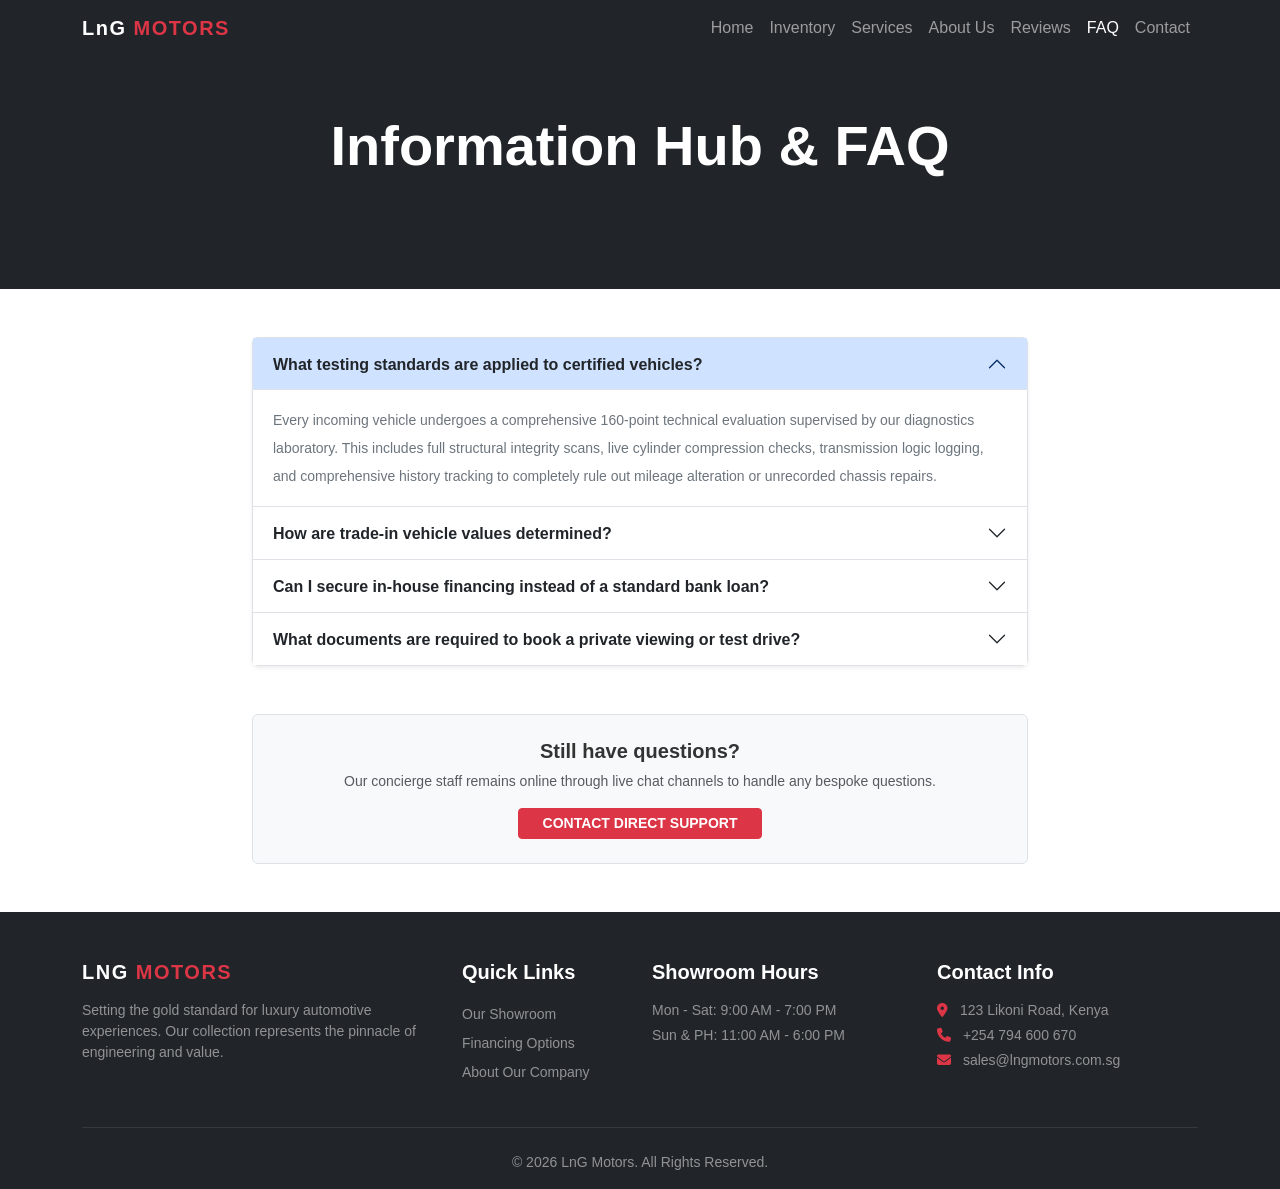
<file: faq.html>
<!DOCTYPE html>
<html lang="en">
<head>
    <meta charset="UTF-8">
    <meta name="viewport" content="width=device-width, initial-scale=1.0">
    <title>Frequently Asked Questions | LnG Motors Assistance</title>
    <!-- Bootstrap 5 CSS CDN -->
    <link href="https://cdn.jsdelivr.net/npm/bootstrap@5.3.3/dist/css/bootstrap.min.css" rel="stylesheet">
    <!-- Custom CSS -->
    <link rel="stylesheet" href="css/styles.css">
    <!-- FontAwesome for Icons -->
    <link rel="stylesheet" href="https://cdnjs.cloudflare.com/ajax/libs/font-awesome/6.4.0/css/all.min.css">
</head>
<body>

    <!-- Global Navigation Bar -->
    <nav class="navbar navbar-expand-lg navbar-dark bg-dark sticky-top">
        <div class="container">
            <a class="navbar-brand fw-bold tracking-wider" href="index.html">LnG <span class="text-danger">MOTORS</span></a>
            <button class="navbar-toggler" type="button" data-bs-toggle="collapse" data-bs-target="#mainNavbar" aria-controls="mainNavbar" aria-expanded="false" aria-label="Toggle navigation">
                <span class="navbar-toggler-icon"></span>
            </button>
            <div class="collapse navbar-collapse" id="mainNavbar">
                <ul class="navbar-nav ms-auto mb-2 mb-lg-0">
                    <li class="nav-item"><a class="nav-link" href="index.html">Home</a></li>
                    <li class="nav-item"><a class="nav-link" href="inventory.html">Inventory</a></li>
                    <li class="nav-item"><a class="nav-link" href="services.html">Services</a></li>
                    <li class="nav-item"><a class="nav-link" href="about.html">About Us</a></li>
                    <li class="nav-item"><a class="nav-link" href="testimonials.html">Reviews</a></li>
                    <li class="nav-item"><a class="nav-link active" href="faq.html">FAQ</a></li>
                    <li class="nav-item"><a class="nav-link" href="contact.html">Contact</a></li>
                </ul>
            </div>
        </div>
    </nav>

    <!-- Header Banner -->
    <section class="bg-dark text-white py-5 text-center inner-page-hero">
        <div class="container py-2">
            <h1 class="fw-bold display-4">Information Hub & FAQ</h1>
            <p class="text-muted lead">Clear answers regarding procurement, trade-in metrics, and regional regulatory frameworks.</p>
        </div>
    </section>

    <!-- Accordion Matrix Block -->
    <section class="py-5">
        <div class="container" style="max-width: 800px;">
            <div class="accordion accordion-flush shadow-sm rounded border" id="dealershipFaqModule">
                
                <!-- FAQ Item 1 -->
                <div class="accordion-item">
                    <h2 class="accordion-header" id="headingOne">
                        <button class="accordion-button fw-bold text-dark" type="button" data-bs-toggle="collapse" data-bs-target="#faqOne" aria-expanded="true" aria-controls="faqOne">
                            What testing standards are applied to certified vehicles?
                        </button>
                    </h2>
                    <div id="faqOne" class="accordion-collapse collapse show" aria-labelledby="headingOne" data-bs-parent="#dealershipFaqModule">
                        <div class="accordion-body text-secondary lh-lg small">
                            Every incoming vehicle undergoes a comprehensive 160-point technical evaluation supervised by our diagnostics laboratory. This includes full structural integrity scans, live cylinder compression checks, transmission logic logging, and comprehensive history tracking to completely rule out mileage alteration or unrecorded chassis repairs.
                        </div>
                    </div>
                </div>

                <!-- FAQ Item 2 -->
                <div class="accordion-item">
                    <h2 class="accordion-header" id="headingTwo">
                        <button class="accordion-button collapsed fw-bold text-dark" type="button" data-bs-toggle="collapse" data-bs-target="#faqTwo" aria-expanded="false" aria-controls="faqTwo">
                            How are trade-in vehicle values determined?
                        </button>
                    </h2>
                    <div id="faqTwo" class="accordion-collapse collapse" aria-labelledby="headingTwo" data-bs-parent="#dealershipFaqModule">
                        <div class="accordion-body text-secondary lh-lg small">
                            Trade-in values are calculated using real-time market auction trends alongside physical condition assessments. We balance historical depreciation rates with local demand metrics to deliver a competitive valuation proposal within 30 minutes of vehicle evaluation.
                        </div>
                    </div>
                </div>

                <!-- FAQ Item 3 -->
                <div class="accordion-item">
                    <h2 class="accordion-header" id="headingThree">
                        <button class="accordion-button collapsed fw-bold text-dark" type="button" data-bs-toggle="collapse" data-bs-target="#faqThree" aria-expanded="false" aria-controls="faqThree">
                            Can I secure in-house financing instead of a standard bank loan?
                        </button>
                    </h2>
                    <div id="faqThree" class="accordion-collapse collapse" aria-labelledby="headingThree" data-bs-parent="#dealershipFaqModule">
                        <div class="accordion-body text-secondary lh-lg small">
                            Yes, LnG Motors offers flexible in-house credit options and structured corporate leasing packages tailored for clients who require alternative financing structures outside of traditional banking paths. Our loan specialists can draft custom repayment schedules to accommodate your specific cash flow preferences.
                        </div>
                    </div>
                </div>

                <!-- FAQ Item 4 -->
                <div class="accordion-item">
                    <h2 class="accordion-header" id="headingFour">
                        <button class="accordion-button collapsed fw-bold text-dark" type="button" data-bs-toggle="collapse" data-bs-target="#faqFour" aria-expanded="false" aria-controls="faqFour">
                            What documents are required to book a private viewing or test drive?
                        </button>
                    </h2>
                    <div id="faqFour" class="accordion-collapse collapse" aria-labelledby="headingFour" data-bs-parent="#dealershipFaqModule">
                        <div class="accordion-body text-secondary lh-lg small">
                            To ensure safety and security, insurance compliance dictates that all prospective operators present a valid national driver's license or international driving permit prior to key release. Private viewing appointments for high-performance supercars or limited-production models may require a prior digital consultation check with our concierge desk.
                        </div>
                    </div>
                </div>

            </div>

            <!-- Extra Support CTA Context -->
            <div class="text-center mt-5 p-4 rounded bg-light border border-dashed">
                <h5 class="fw-bold">Still have questions?</h5>
                <p class="text-muted small mb-3">Our concierge staff remains online through live chat channels to handle any bespoke questions.</p>
                <a href="contact.html" class="btn btn-danger btn-sm text-uppercase fw-bold px-4">Contact Direct Support</a>
            </div>
        </div>
    </section>

    <!-- Global Footer -->
   <footer class="bg-dark text-light pt-5 pb-3">
    <div class="container">
        <div class="row g-4">
            
            <div class="col-lg-4 col-md-6">
                <h5 class="fw-bold mb-3 text-uppercase tracking-wider text-white">LnG <span class="text-danger">Motors</span></h5>
                <p class="text-white-50 small">Setting the gold standard for luxury automotive experiences. Our collection represents the pinnacle of engineering and value.</p>
            </div>
            
            <div class="col-lg-2 col-md-6">
                <h5 class="fw-bold mb-3 text-white">Quick Links</h5>
                <ul class="list-unstyled small">
                    <li><a href="inventory.html" class="text-white-50 text-decoration-none d-block py-1">Our Showroom</a></li>
                    <li><a href="services.html" class="text-white-50 text-decoration-none d-block py-1">Financing Options</a></li>
                    <li><a href="about.html" class="text-white-50 text-decoration-none d-block py-1">About Our Company</a></li>
                </ul>
            </div>
            
            <div class="col-lg-3 col-md-6">
                <h5 class="fw-bold mb-3 text-white">Showroom Hours</h5>
                <p class="text-white-50 small mb-1">Mon - Sat: 9:00 AM - 7:00 PM</p>
                <p class="text-white-50 small">Sun & PH: 11:00 AM - 6:00 PM</p>
            </div>
            
            <div class="col-lg-3 col-md-6">
                <h5 class="fw-bold mb-3 text-white">Contact Info</h5>
                <p class="text-white-50 small mb-1"><i class="fa-solid fa-location-dot me-2 text-danger"></i> 123 Likoni Road, Kenya</p>
                <p class="text-white-50 small mb-1"><i class="fa-solid fa-phone me-2 text-danger"></i> +254 794 600 670</p>
                <p class="text-white-50 small"><i class="fa-solid fa-envelope me-2 text-danger"></i> sales@lngmotors.com.sg</p>
            </div>
            
        </div>
        
        <hr class="border-secondary my-4">
        
        <div class="text-center text-white-50 small">
            <p class="mb-0">&copy; 2026 LnG Motors. All Rights Reserved.</p>
        </div>
    </div>
</footer>

    <!-- Bootstrap 5 Bundle CDN -->
    <script src="https://cdn.jsdelivr.net/npm/bootstrap@5.3.3/dist/js/bootstrap.bundle.min.js"></script>
</body>
</html>
</file>
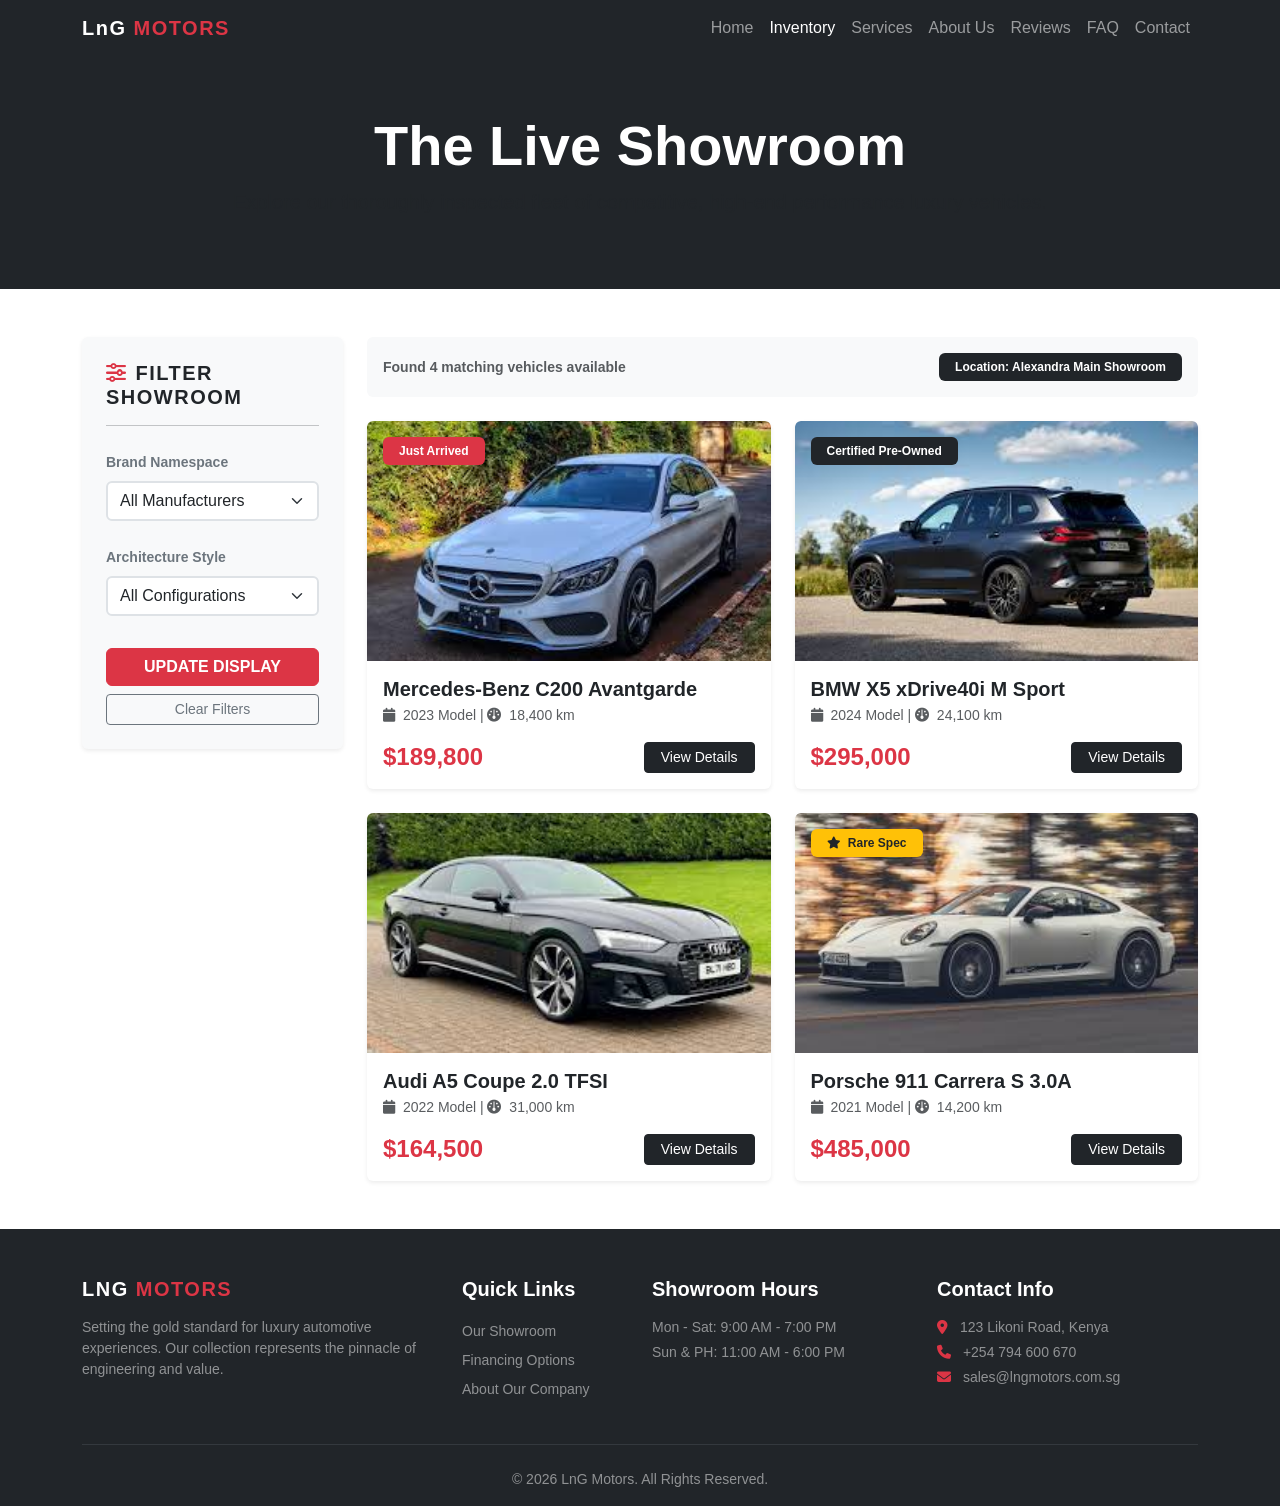
<file: inventory.html>
<!DOCTYPE html>
<html lang="en">
<head>
    <meta charset="UTF-8">
    <meta name="viewport" content="width=device-width, initial-scale=1.0">
    <title>Luxury Vehicle Inventory | LnG Motors Showroom</title>
    <!-- Bootstrap 5 CSS CDN -->
    <link href="https://cdn.jsdelivr.net/npm/bootstrap@5.3.3/dist/css/bootstrap.min.css" rel="stylesheet">
    <!-- Custom CSS -->
    <link rel="stylesheet" href="css/styles.css">
    <!-- FontAwesome for Icons -->
    <link rel="stylesheet" href="https://cdnjs.cloudflare.com/ajax/libs/font-awesome/6.4.0/css/all.min.css">
</head>
<body>

    <!-- Global Navigation Bar -->
    <nav class="navbar navbar-expand-lg navbar-dark bg-dark sticky-top">
        <div class="container">
            <a class="navbar-brand fw-bold tracking-wider" href="index.html">LnG <span class="text-danger">MOTORS</span></a>
            <button class="navbar-toggler" type="button" data-bs-toggle="collapse" data-bs-target="#mainNavbar" aria-controls="mainNavbar" aria-expanded="false" aria-label="Toggle navigation">
                <span class="navbar-toggler-icon"></span>
            </button>
            <div class="collapse navbar-collapse" id="mainNavbar">
                <ul class="navbar-nav ms-auto mb-2 mb-lg-0">
                    <li class="nav-item"><a class="nav-link" href="index.html">Home</a></li>
                    <li class="nav-item"><a class="nav-link active" href="inventory.html">Inventory</a></li>
                    <li class="nav-item"><a class="nav-link" href="services.html">Services</a></li>
                    <li class="nav-item"><a class="nav-link" href="about.html">About Us</a></li>
                    <li class="nav-item"><a class="nav-link" href="testimonials.html">Reviews</a></li>
                    <li class="nav-item"><a class="nav-link" href="faq.html">FAQ</a></li>
                    <li class="nav-item"><a class="nav-link" href="contact.html">Contact</a></li>
                </ul>
            </div>
        </div>
    </nav>

    <!-- Header Banner -->
    <section class="bg-dark text-white py-5 text-center inner-page-hero">
        <div class="container py-2">
            <h1 class="fw-bold display-4">The Live Showroom</h1>
            <p class="text-muted lead">Explore our thoroughly inspected fleet of competitive, high-end performance luxury vehicles.</p>
        </div>
    </section>

    <!-- Main Showroom Content Workspace -->
    <section class="py-5">
        <div class="container">
            <div class="row g-4">
                
                <!-- Advanced Showroom Controller / Filter Sidebar -->
                <div class="col-lg-3">
                    <div class="card p-4 shadow-sm border-0 bg-light sticky-md-top" style="top: 90px; z-index: 5;">
                        <h5 class="fw-bold mb-3 text-uppercase tracking-wider text-dark"><i class="fa-solid fa-sliders text-danger me-2"></i>Filter Showroom</h5>
                        <hr class="mt-0 mb-4">
                        
                        <div class="mb-4">
                            <label class="form-label fw-semibold text-secondary small">Brand Namespace</label>
                            <select class="form-select border-2" id="inventoryBrandFilter">
                                <option value="all">All Manufacturers</option>
                                <option value="mercedes">Mercedes-Benz</option>
                                <option value="bmw">BMW</option>
                                <option value="audi">Audi</option>
                                <option value="porsche">Porsche</option>
                            </select>
                        </div>

                        <div class="mb-4">
                            <label class="form-label fw-semibold text-secondary small">Architecture Style</label>
                            <select class="form-select border-2" id="inventoryTypeFilter">
                                <option value="all">All Configurations</option>
                                <option value="sedan">Luxury Sedan</option>
                                <option value="suv">Sports Utility (SUV)</option>
                                <option value="coupe">High-Performance Coupe</option>
                            </select>
                        </div>

                        <div class="d-grid pt-2">
                            <button class="btn btn-danger fw-bold text-uppercase" id="applyInventoryFilters">Update Display</button>
                            <button class="btn btn-outline-secondary btn-sm mt-2" id="resetInventoryFilters">Clear Filters</button>
                        </div>
                    </div>
                </div>

                <!-- Live Dynamic Grid Portal -->
                <div class="col-lg-9">
                    <!-- Results Counters -->
                    <div class="d-flex justify-content-between align-items-center mb-4 bg-light p-3 rounded">
                        <span class="text-muted small fw-semibold" id="showroomCounter">Showing all available certified vehicles</span>
                        <span class="badge bg-dark px-3 py-2">Location: Alexandra Main Showroom</span>
                    </div>

                    <div class="row g-4" id="inventoryGrid">
                        <!-- Vehicle Asset Item 1 -->
                        <div class="col-md-6 inventory-item" data-brand="mercedes" data-type="sedan">
                            <div class="card h-100 shadow-sm border-0 vehicle-card">
                                <div class="position-relative">
                                    <img src="images/car1.jpg" class="card-img-top" alt="Mercedes-Benz C200 Avantgarde Metallic Silver Profile">
                                    <span class="badge bg-danger position-absolute top-0 start-0 m-3 px-3 py-2">Just Arrived</span>
                                </div>
                                <div class="card-body">
                                    <h5 class="card-title fw-bold mb-1">Mercedes-Benz C200 Avantgarde</h5>
                                    <p class="text-muted small mb-3"><i class="fa-solid fa-calendar me-1"></i> 2023 Model | <i class="fa-solid fa-gauge me-1"></i> 18,400 km</p>
                                    <div class="d-flex justify-content-between align-items-center mt-auto">
                                        <h4 class="text-danger fw-bold mb-0">$189,800</h4>
                                        <a href="contact.html?model=mercedes-c200" class="btn btn-sm btn-dark px-3">View Details</a>
                                    </div>
                                </div>
                            </div>
                        </div>

                        <!-- Vehicle Asset Item 2 -->
                        <div class="col-md-6 inventory-item" data-brand="bmw" data-type="suv">
                            <div class="card h-100 shadow-sm border-0 vehicle-card">
                                <div class="position-relative">
                                    <img src="images/car2.jpg" class="card-img-top" alt="BMW X5 M Sport Alpine White Profile">
                                    <span class="badge bg-dark position-absolute top-0 start-0 m-3 px-3 py-2">Certified Pre-Owned</span>
                                </div>
                                <div class="card-body">
                                    <h5 class="card-title fw-bold mb-1">BMW X5 xDrive40i M Sport</h5>
                                    <p class="text-muted small mb-3"><i class="fa-solid fa-calendar me-1"></i> 2024 Model | <i class="fa-solid fa-gauge me-1"></i> 24,100 km</p>
                                    <div class="d-flex justify-content-between align-items-center mt-auto">
                                        <h4 class="text-danger fw-bold mb-0">$295,000</h4>
                                        <a href="contact.html?model=bmw-x5" class="btn btn-sm btn-dark px-3">View Details</a>
                                    </div>
                                </div>
                            </div>
                        </div>

                        <!-- Vehicle Asset Item 3 -->
                        <div class="col-md-6 inventory-item" data-brand="audi" data-type="coupe">
                            <div class="card h-100 shadow-sm border-0 vehicle-card">
                                <div class="position-relative">
                                    <img src="images/car3.jpg" class="card-img-top" alt="Audi A5 Coupe Mythos Black Metallic Profile">
                                </div>
                                <div class="card-body">
                                    <h5 class="card-title fw-bold mb-1">Audi A5 Coupe 2.0 TFSI</h5>
                                    <p class="text-muted small mb-3"><i class="fa-solid fa-calendar me-1"></i> 2022 Model | <i class="fa-solid fa-gauge me-1"></i> 31,000 km</p>
                                    <div class="d-flex justify-content-between align-items-center mt-auto">
                                        <h4 class="text-danger fw-bold mb-0">$164,500</h4>
                                        <a href="contact.html?model=audi-a5" class="btn btn-sm btn-dark px-3">View Details</a>
                                    </div>
                                </div>
                            </div>
                        </div>

                        <!-- Vehicle Asset Item 4 -->
                        <div class="col-md-6 inventory-item" data-brand="porsche" data-type="coupe">
                            <div class="card h-100 shadow-sm border-0 vehicle-card">
                                <div class="position-relative">
                                    <img src="images/car4.jpg" class="card-img-top" alt="Porsche 911 Carrera S Guards Red Profile">
                                    <span class="badge bg-warning text-dark position-absolute top-0 start-0 m-3 px-3 py-2 fw-bold"><i class="fa-solid fa-star me-1"></i> Rare Spec</span>
                                </div>
                                <div class="card-body">
                                    <h5 class="card-title fw-bold mb-1">Porsche 911 Carrera S 3.0A</h5>
                                    <p class="text-muted small mb-3"><i class="fa-solid fa-calendar me-1"></i> 2021 Model | <i class="fa-solid fa-gauge me-1"></i> 14,200 km</p>
                                    <div class="d-flex justify-content-between align-items-center mt-auto">
                                        <h4 class="text-danger fw-bold mb-0">$485,000</h4>
                                        <a href="contact.html?model=porsche-911" class="btn btn-sm btn-dark px-3">View Details</a>
                                    </div>
                                </div>
                            </div>
                        </div>
                    </div>
                </div>

            </div>
        </div>
    </section>

    <!-- Global Footer -->
    <footer class="bg-dark text-light pt-5 pb-3">
    <div class="container">
        <div class="row g-4">
            
            <div class="col-lg-4 col-md-6">
                <h5 class="fw-bold mb-3 text-uppercase tracking-wider text-white">LnG <span class="text-danger">Motors</span></h5>
                <p class="text-white-50 small">Setting the gold standard for luxury automotive experiences. Our collection represents the pinnacle of engineering and value.</p>
            </div>
            
            <div class="col-lg-2 col-md-6">
                <h5 class="fw-bold mb-3 text-white">Quick Links</h5>
                <ul class="list-unstyled small">
                    <li><a href="inventory.html" class="text-white-50 text-decoration-none d-block py-1">Our Showroom</a></li>
                    <li><a href="services.html" class="text-white-50 text-decoration-none d-block py-1">Financing Options</a></li>
                    <li><a href="about.html" class="text-white-50 text-decoration-none d-block py-1">About Our Company</a></li>
                </ul>
            </div>
            
            <div class="col-lg-3 col-md-6">
                <h5 class="fw-bold mb-3 text-white">Showroom Hours</h5>
                <p class="text-white-50 small mb-1">Mon - Sat: 9:00 AM - 7:00 PM</p>
                <p class="text-white-50 small">Sun & PH: 11:00 AM - 6:00 PM</p>
            </div>
            
            <div class="col-lg-3 col-md-6">
                <h5 class="fw-bold mb-3 text-white">Contact Info</h5>
                <p class="text-white-50 small mb-1"><i class="fa-solid fa-location-dot me-2 text-danger"></i> 123 Likoni Road, Kenya</p>
                <p class="text-white-50 small mb-1"><i class="fa-solid fa-phone me-2 text-danger"></i> +254 794 600 670</p>
                <p class="text-white-50 small"><i class="fa-solid fa-envelope me-2 text-danger"></i> sales@lngmotors.com.sg</p>
            </div>
            
        </div>
        
        <hr class="border-secondary my-4">
        
        <div class="text-center text-white-50 small">
            <p class="mb-0">&copy; 2026 LnG Motors. All Rights Reserved.</p>
        </div>
    </div>
</footer>

    <!-- Bootstrap 5 Bundle CDN -->
    <script src="https://cdn.jsdelivr.net/npm/bootstrap@5.3.3/dist/js/bootstrap.bundle.min.js"></script>
    <!-- Core Engine Scripts Script -->
    <script src="js/main.js"></script>
</body>
</html>
</file>
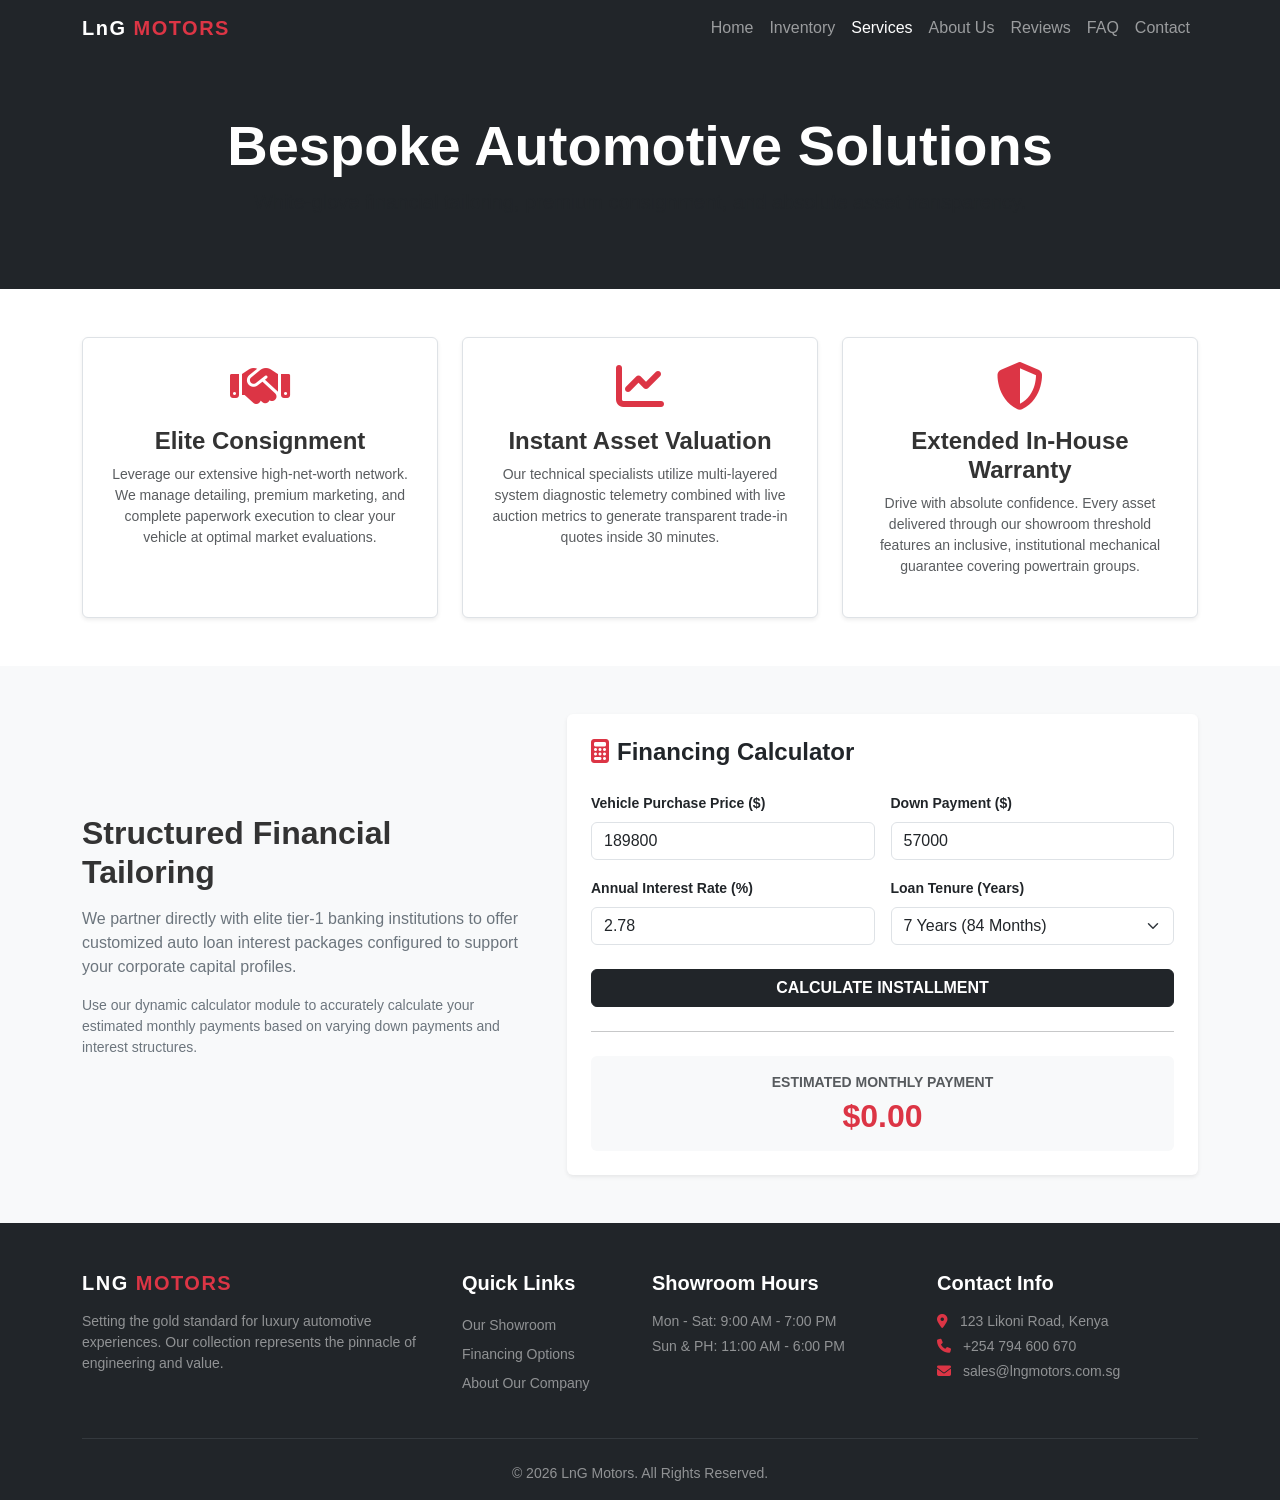
<file: services.html>
<!DOCTYPE html>
<html lang="en">
<head>
    <meta charset="UTF-8">
    <meta name="viewport" content="width=device-width, initial-scale=1.0">
    <title>Bespoke Services & Financing | LnG Motors</title>
    <!-- Bootstrap 5 CSS CDN -->
    <link href="https://cdn.jsdelivr.net/npm/bootstrap@5.3.3/dist/css/bootstrap.min.css" rel="stylesheet">
    <!-- Custom CSS -->
    <link rel="stylesheet" href="css/styles.css">
    <!-- FontAwesome for Icons -->
    <link rel="stylesheet" href="https://cdnjs.cloudflare.com/ajax/libs/font-awesome/6.4.0/css/all.min.css">
</head>
<body>

    <!-- Global Navigation Bar -->
    <nav class="navbar navbar-expand-lg navbar-dark bg-dark sticky-top">
        <div class="container">
            <a class="navbar-brand fw-bold tracking-wider" href="index.html">LnG <span class="text-danger">MOTORS</span></a>
            <button class="navbar-toggler" type="button" data-bs-toggle="collapse" data-bs-target="#mainNavbar" aria-controls="mainNavbar" aria-expanded="false" aria-label="Toggle navigation">
                <span class="navbar-toggler-icon"></span>
            </button>
            <div class="collapse navbar-collapse" id="mainNavbar">
                <ul class="navbar-nav ms-auto mb-2 mb-lg-0">
                    <li class="nav-item"><a class="nav-link" href="index.html">Home</a></li>
                    <li class="nav-item"><a class="nav-link" href="inventory.html">Inventory</a></li>
                    <li class="nav-item"><a class="nav-link active" href="services.html">Services</a></li>
                    <li class="nav-item"><a class="nav-link" href="about.html">About Us</a></li>
                    <li class="nav-item"><a class="nav-link" href="testimonials.html">Reviews</a></li>
                    <li class="nav-item"><a class="nav-link" href="faq.html">FAQ</a></li>
                    <li class="nav-item"><a class="nav-link" href="contact.html">Contact</a></li>
                </ul>
            </div>
        </div>
    </nav>

    <!-- Header Banner -->
    <section class="bg-dark text-white py-5 text-center inner-page-hero">
        <div class="container py-2">
            <h1 class="fw-bold display-4">Bespoke Automotive Solutions</h1>
            <p class="text-muted lead">White-glove financial tailoring, premium consignment, and absolute asset transparency.</p>
        </div>
    </section>

    <!-- Core Services Pillar Grid -->
    <section class="py-5">
        <div class="container">
            <div class="row g-4 text-center">
                <div class="col-md-4">
                    <div class="p-4 rounded shadow-sm border h-100 bg-white">
                        <div class="text-danger mb-3"><i class="fa-solid fa-handshake fa-3x"></i></div>
                        <h4 class="fw-bold">Elite Consignment</h4>
                        <p class="text-muted small">Leverage our extensive high-net-worth network. We manage detailing, premium marketing, and complete paperwork execution to clear your vehicle at optimal market evaluations.</p>
                    </div>
                </div>
                <div class="col-md-4">
                    <div class="p-4 rounded shadow-sm border h-100 bg-white">
                        <div class="text-danger mb-3"><i class="fa-solid fa-chart-line fa-3x"></i></div>
                        <h4 class="fw-bold">Instant Asset Valuation</h4>
                        <p class="text-muted small">Our technical specialists utilize multi-layered system diagnostic telemetry combined with live auction metrics to generate transparent trade-in quotes inside 30 minutes.</p>
                    </div>
                </div>
                <div class="col-md-4">
                    <div class="p-4 rounded shadow-sm border h-100 bg-white">
                        <div class="text-danger mb-3"><i class="fa-solid fa-shield-halved fa-3x"></i></div>
                        <h4 class="fw-bold">Extended In-House Warranty</h4>
                        <p class="text-muted small">Drive with absolute confidence. Every asset delivered through our showroom threshold features an inclusive, institutional mechanical guarantee covering powertrain groups.</p>
                    </div>
                </div>
            </div>
        </div>
    </section>

    <!-- Interactive Auto Loan Amortization Widget -->
    <section class="py-5 bg-light">
        <div class="container">
            <div class="row align-items-center g-5">
                <div class="col-lg-5">
                    <h2 class="fw-bold mb-3">Structured Financial Tailoring</h2>
                    <p class="text-secondary">We partner directly with elite tier-1 banking institutions to offer customized auto loan interest packages configured to support your corporate capital profiles.</p>
                    <p class="text-secondary small">Use our dynamic calculator module to accurately calculate your estimated monthly payments based on varying down payments and interest structures.</p>
                </div>
                <div class="col-lg-7">
                    <div class="card p-4 border-0 shadow-sm bg-white">
                        <h4 class="fw-bold text-dark mb-4"><i class="fa-solid fa-calculator text-danger me-2"></i>Financing Calculator</h4>
                        <div class="row g-3">
                            <div class="col-md-6">
                                <label for="calcPrice" class="form-label fw-semibold small">Vehicle Purchase Price ($)</label>
                                <input type="number" class="form-control" id="calcPrice" value="189800">
                            </div>
                            <div class="col-md-6">
                                <label for="calcDownPayment" class="form-label fw-semibold small">Down Payment ($)</label>
                                <input type="number" class="form-control" id="calcDownPayment" value="57000">
                            </div>
                            <div class="col-md-6">
                                <label for="calcInterest" class="form-label fw-semibold small">Annual Interest Rate (%)</label>
                                <input type="number" class="form-control" id="calcInterest" value="2.78" step="0.01">
                            </div>
                            <div class="col-md-6">
                                <label for="calcTerm" class="form-label fw-semibold small">Loan Tenure (Years)</label>
                                <select class="form-select" id="calcTerm">
                                    <option value="3">3 Years (36 Months)</option>
                                    <option value="5 text-selected">5 Years (60 Months)</option>
                                    <option value="7" selected>7 Years (84 Months)</option>
                                </select>
                            </div>
                            <div class="col-12 d-grid pt-2">
                                <button type="button" class="btn btn-dark fw-bold text-uppercase" id="triggerCalculationBtn">Calculate Installment</button>
                            </div>
                        </div>
                        <hr class="my-4">
                        <div class="p-3 rounded bg-light text-center">
                            <span class="text-muted small d-block text-uppercase fw-semibold mb-1">Estimated Monthly Payment</span>
                            <h2 class="text-danger fw-bold mb-0" id="monthlyInstallmentOutput">$0.00</h2>
                        </div>
                    </div>
                </div>
            </div>
        </div>
    </section>

    <!-- Global Footer -->
    <footer class="bg-dark text-light pt-5 pb-3">
    <div class="container">
        <div class="row g-4">
            
            <div class="col-lg-4 col-md-6">
                <h5 class="fw-bold mb-3 text-uppercase tracking-wider text-white">LnG <span class="text-danger">Motors</span></h5>
                <p class="text-white-50 small">Setting the gold standard for luxury automotive experiences. Our collection represents the pinnacle of engineering and value.</p>
            </div>
            
            <div class="col-lg-2 col-md-6">
                <h5 class="fw-bold mb-3 text-white">Quick Links</h5>
                <ul class="list-unstyled small">
                    <li><a href="inventory.html" class="text-white-50 text-decoration-none d-block py-1">Our Showroom</a></li>
                    <li><a href="services.html" class="text-white-50 text-decoration-none d-block py-1">Financing Options</a></li>
                    <li><a href="about.html" class="text-white-50 text-decoration-none d-block py-1">About Our Company</a></li>
                </ul>
            </div>
            
            <div class="col-lg-3 col-md-6">
                <h5 class="fw-bold mb-3 text-white">Showroom Hours</h5>
                <p class="text-white-50 small mb-1">Mon - Sat: 9:00 AM - 7:00 PM</p>
                <p class="text-white-50 small">Sun & PH: 11:00 AM - 6:00 PM</p>
            </div>
            
            <div class="col-lg-3 col-md-6">
                <h5 class="fw-bold mb-3 text-white">Contact Info</h5>
                <p class="text-white-50 small mb-1"><i class="fa-solid fa-location-dot me-2 text-danger"></i> 123 Likoni Road, Kenya</p>
                <p class="text-white-50 small mb-1"><i class="fa-solid fa-phone me-2 text-danger"></i> +254 794 600 670</p>
                <p class="text-white-50 small"><i class="fa-solid fa-envelope me-2 text-danger"></i> sales@lngmotors.com.sg</p>
            </div>
            
        </div>
        
        <hr class="border-secondary my-4">
        
        <div class="text-center text-white-50 small">
            <p class="mb-0">&copy; 2026 LnG Motors. All Rights Reserved. </p>
        </div>
    </div>
</footer>

    <!-- Bootstrap 5 Bundle CDN -->
    <script src="https://cdn.jsdelivr.net/npm/bootstrap@5.3.3/dist/js/bootstrap.bundle.min.js"></script>
    <!-- Core Engine Scripts Script -->
    <script src="js/main.js"></script>
</body>
</html>
</file>
<file: css/styles.css>
/* Custom Variable Foundations */
:root {
    --lng-dark: #111111;
    --lng-gray: #1c1c1e;
    --lng-accent: #dc3545;
}

body {
    font-family: 'Inter', -apple-system, BlinkMacSystemFont, "Segoe UI", Roboto, sans-serif;
    background-color: #ffffff;
    color: #333333;
}

/* Luxury Hero Immersive Panel */
.hero-section {
    background: linear-gradient(rgba(0, 0, 0, 0.65), rgba(0, 0, 0, 0.65)), 
                url('../assets/images/hero-bg.jpg') no-repeat center center/cover;
    min-height: 75vh;
}

/* Offset Search Module */
.filter-card-offset {
    margin-top: -5rem;
    position: relative;
    z-index: 10;
    border-radius: 12px;
}

/* Smooth Interactive Card Hovers */
.vehicle-card {
    transition: transform 0.3s ease, box-shadow 0.3s ease;
    overflow: hidden;
}

.vehicle-card:hover {
    transform: translateY(-8px);
    box-shadow: 0 15px 30px rgba(0,0,0,0.12) !important;
}

.vehicle-card img {
    height: 240px;
    object-fit: cover;
    transition: transform 0.5s ease;
}

.vehicle-card:hover img {
    transform: scale(1.04);
}

/* Typography Enhancements */
.tracking-wider {
    letter-spacing: 1.5px;
}
</file>
